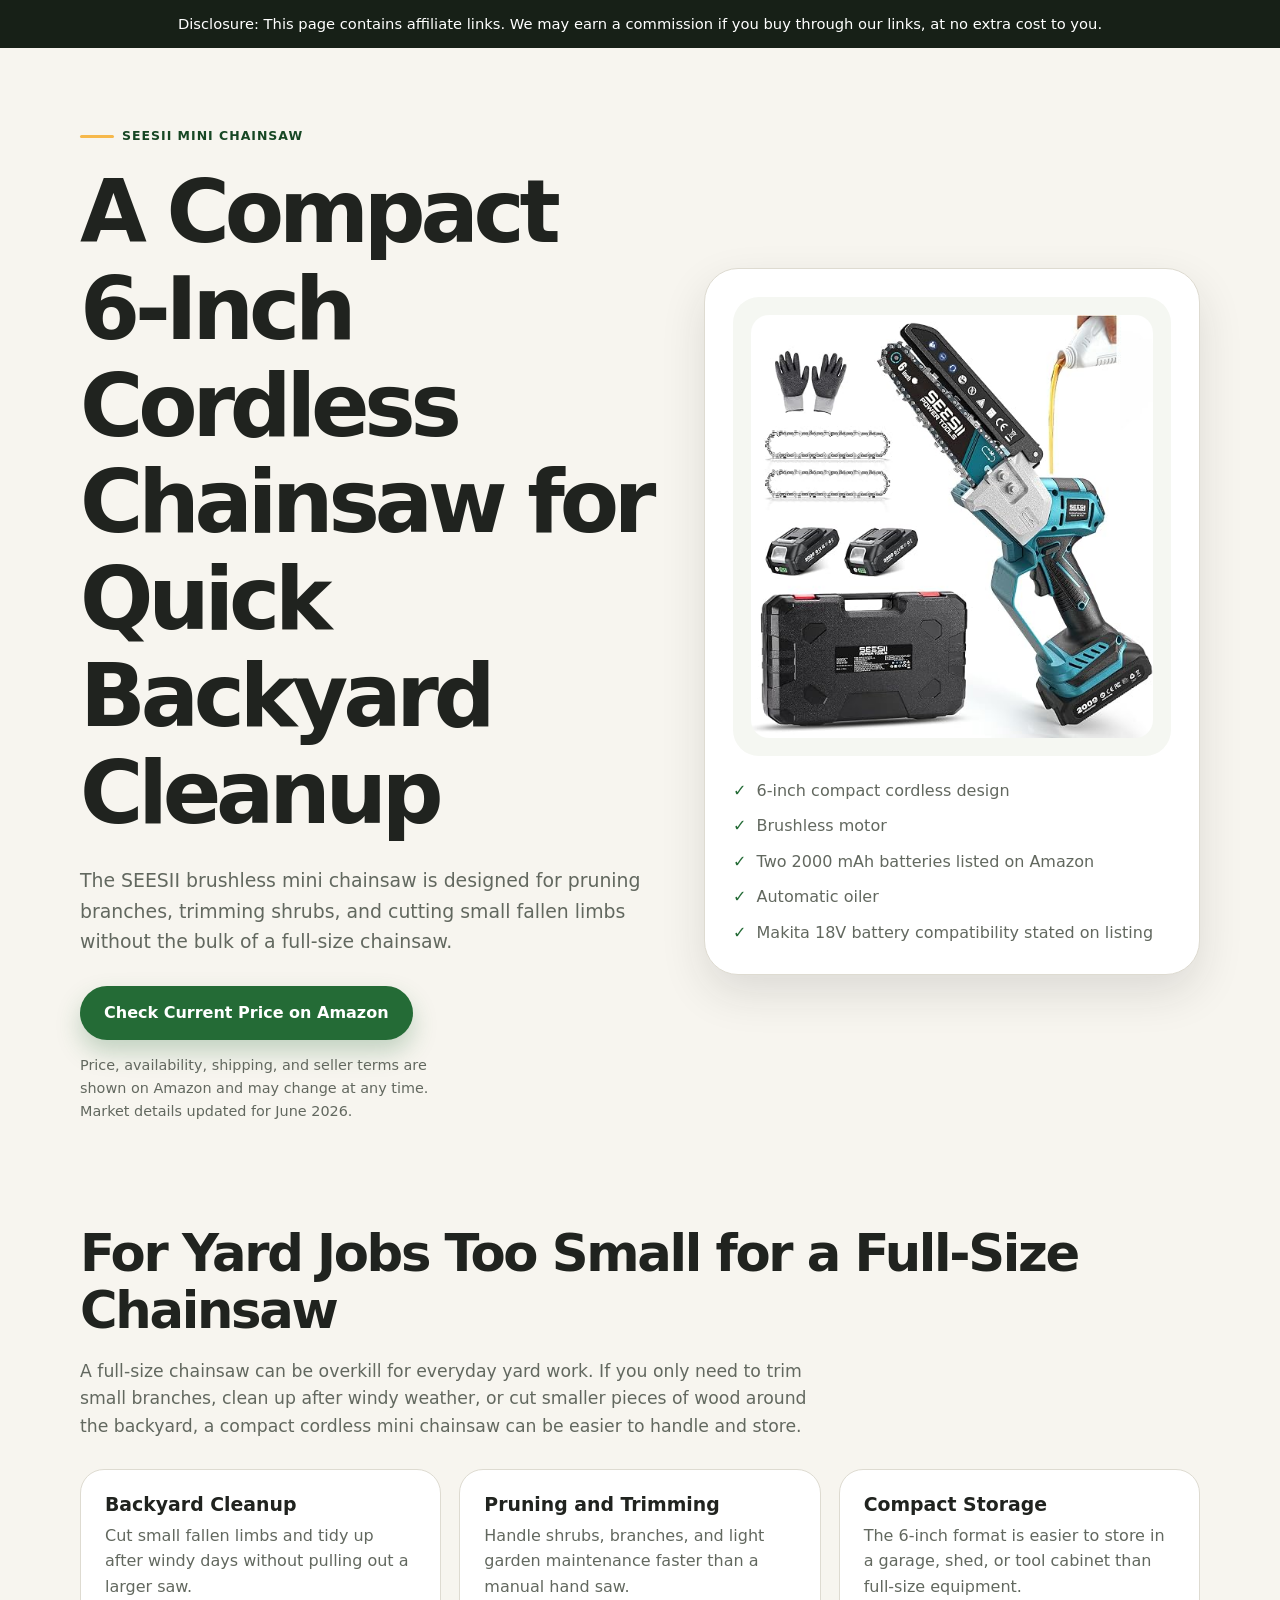
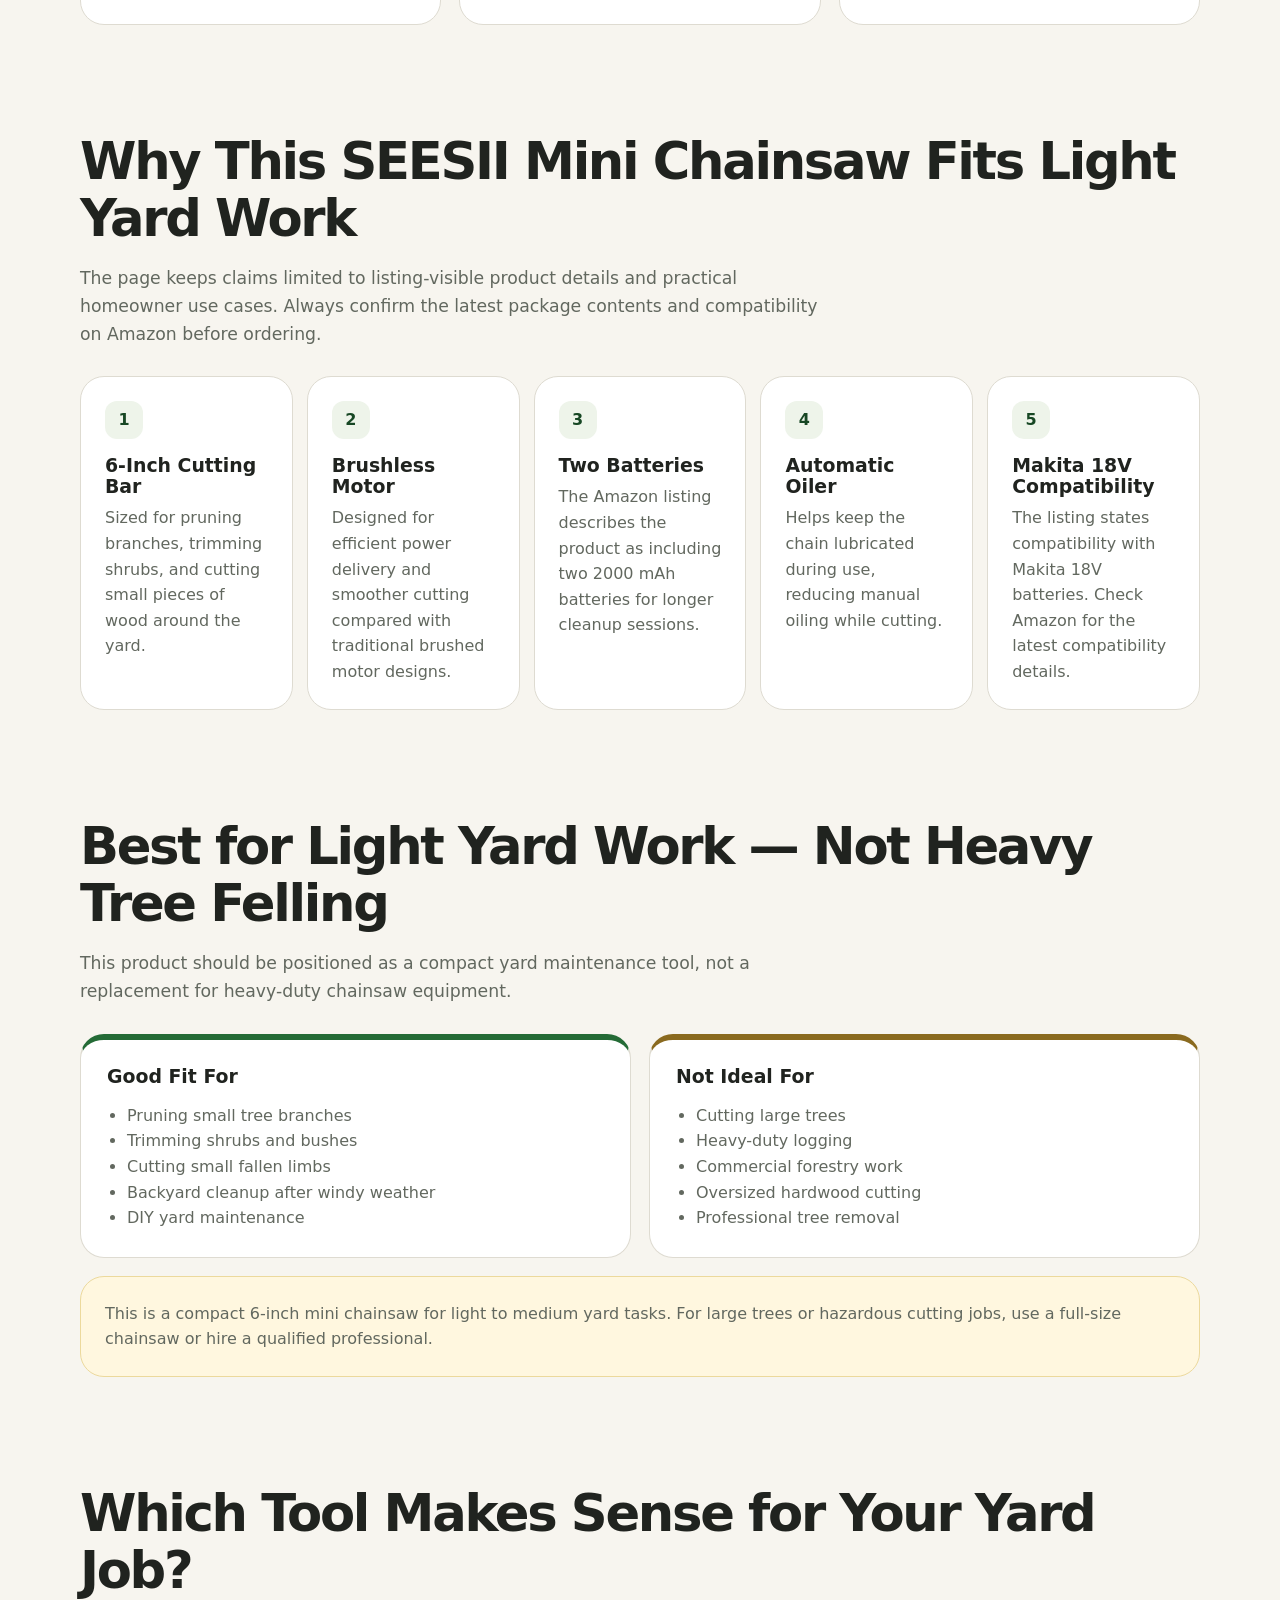
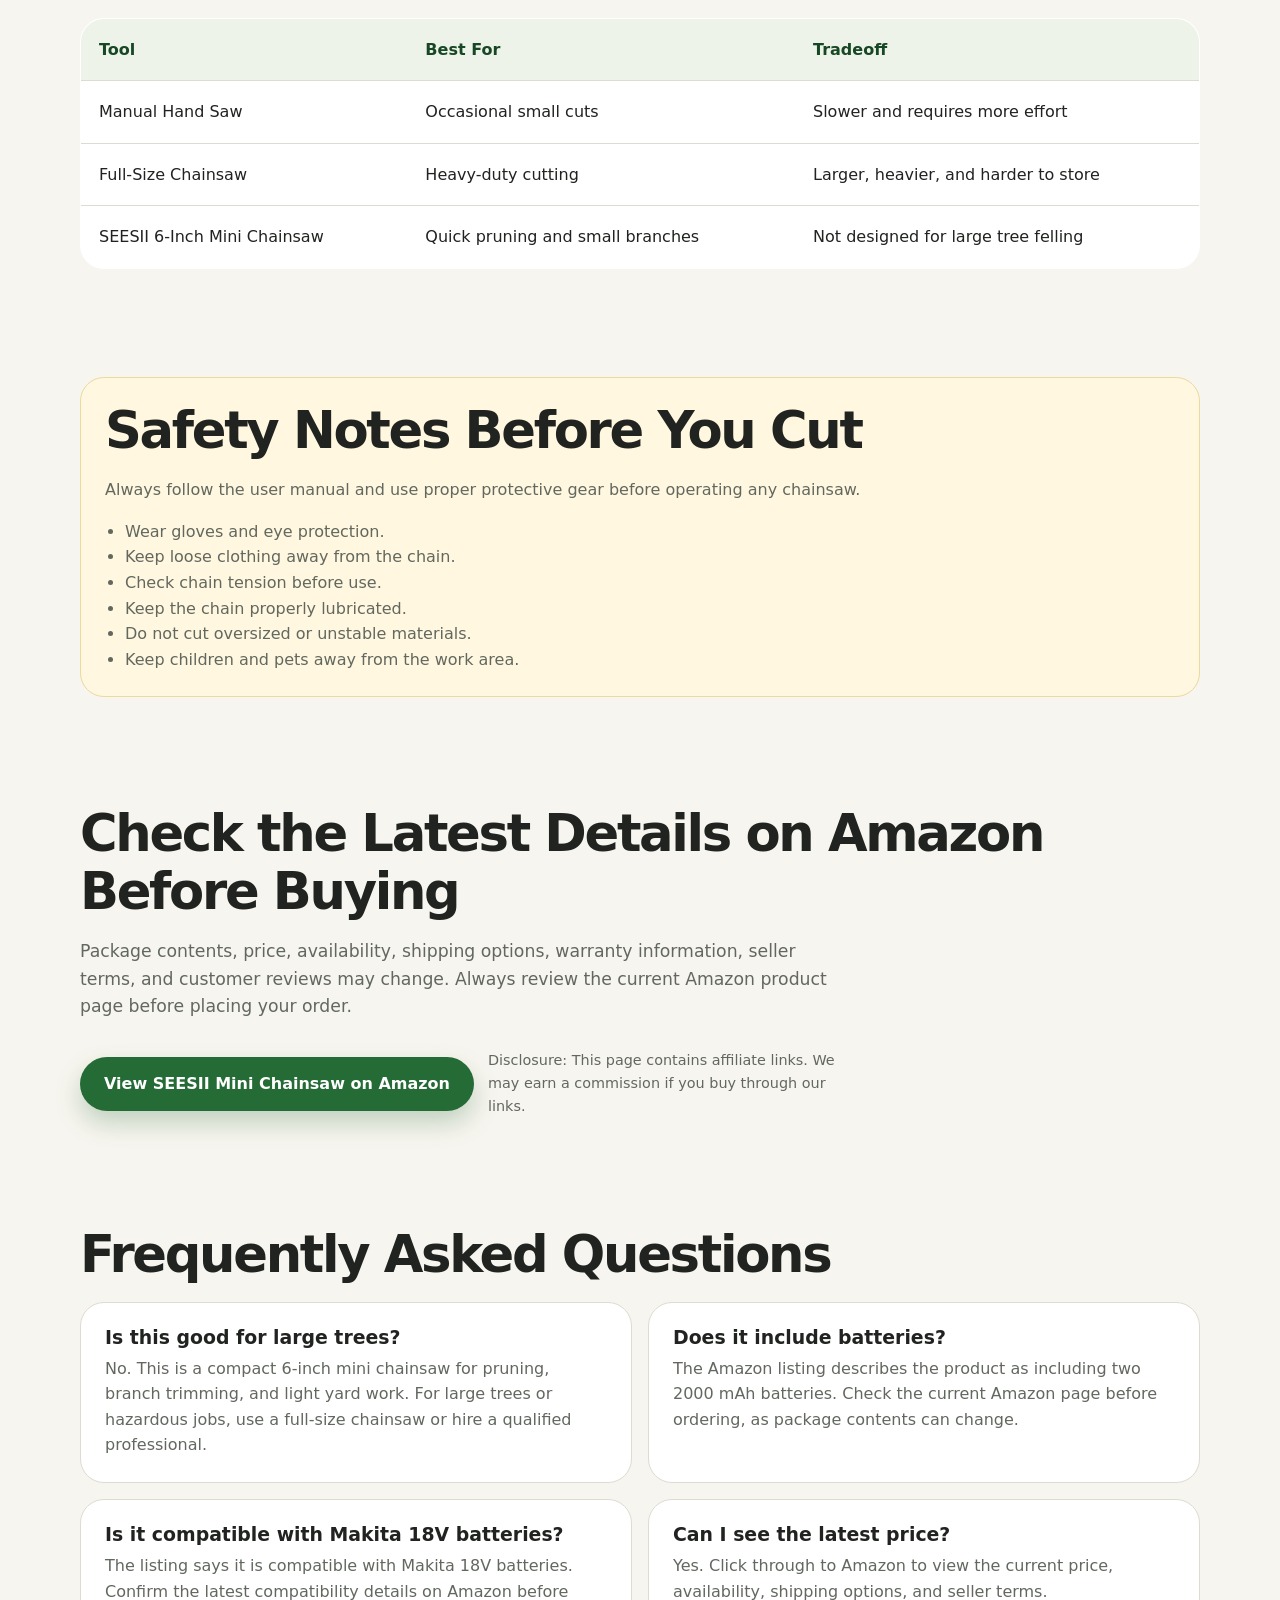
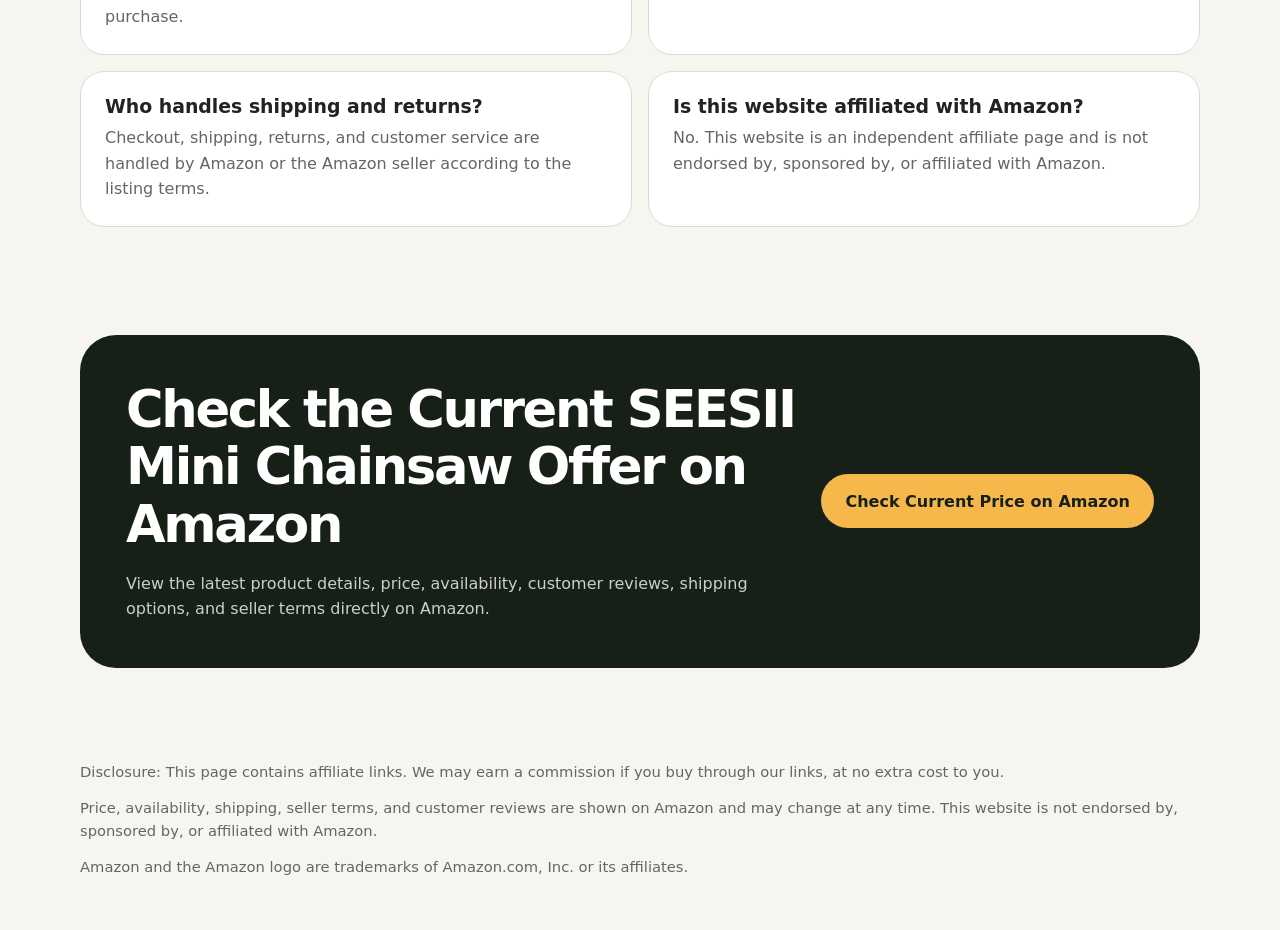
<file: static/aff/seesii/index.html>
<!doctype html>
<html lang="en">
<head>
  <meta charset="utf-8">
  <meta name="viewport" content="width=device-width, initial-scale=1">
  <title>SEESII 6-Inch Mini Chainsaw Overview | Check Price on Amazon</title>
  <meta name="description" content="See key features, best use cases, safety notes, and current Amazon availability for the SEESII 6-inch brushless cordless mini chainsaw.">
  <style>
    :root {
      color-scheme: light;
      --bg: #f7f5ef;
      --card: #ffffff;
      --text: #20231f;
      --muted: #62685f;
      --brand: #246b36;
      --brand-dark: #174724;
      --accent: #f6b84b;
      --line: #dedbd1;
      --soft: #eef4ea;
      --warning: #fff7df;
      --shadow: 0 18px 45px rgba(32, 35, 31, 0.12);
    }

    * {
      box-sizing: border-box;
    }

    body {
      margin: 0;
      font-family: Inter, ui-sans-serif, system-ui, -apple-system, BlinkMacSystemFont, "Segoe UI", sans-serif;
      color: var(--text);
      background: var(--bg);
      line-height: 1.6;
    }

    a {
      color: inherit;
    }

    .disclosure-bar {
      background: #172017;
      color: #ffffff;
      font-size: 0.92rem;
      padding: 0.75rem 1rem;
      text-align: center;
    }

    .container {
      width: min(1120px, calc(100% - 32px));
      margin: 0 auto;
    }

    .hero {
      padding: 72px 0 48px;
    }

    .hero-grid {
      display: grid;
      grid-template-columns: minmax(0, 1.08fr) minmax(300px, 0.92fr);
      gap: 42px;
      align-items: center;
    }

    .eyebrow {
      display: inline-flex;
      align-items: center;
      gap: 8px;
      color: var(--brand-dark);
      font-weight: 700;
      letter-spacing: 0.08em;
      text-transform: uppercase;
      font-size: 0.78rem;
      margin-bottom: 18px;
    }

    .eyebrow::before {
      content: "";
      width: 34px;
      height: 3px;
      border-radius: 999px;
      background: var(--accent);
    }

    h1,
    h2,
    h3 {
      line-height: 1.12;
      margin: 0;
    }

    h1 {
      font-size: clamp(2.45rem, 7vw, 5.4rem);
      letter-spacing: -0.06em;
      max-width: 850px;
    }

    h2 {
      font-size: clamp(2rem, 4vw, 3.2rem);
      letter-spacing: -0.045em;
      margin-bottom: 18px;
    }

    h3 {
      font-size: 1.18rem;
      margin-bottom: 8px;
    }

    p {
      margin: 0;
    }

    .hero-copy {
      font-size: 1.18rem;
      color: var(--muted);
      max-width: 690px;
      margin: 24px 0 30px;
    }

    .cta-row {
      display: flex;
      flex-wrap: wrap;
      align-items: center;
      gap: 14px;
      margin-top: 28px;
    }

    .button {
      display: inline-flex;
      justify-content: center;
      align-items: center;
      min-height: 54px;
      padding: 0 24px;
      border-radius: 999px;
      background: var(--brand);
      color: #ffffff;
      font-weight: 800;
      text-decoration: none;
      box-shadow: 0 12px 24px rgba(36, 107, 54, 0.25);
      transition: transform 160ms ease, background 160ms ease;
    }

    .button:hover,
    .button:focus-visible {
      background: var(--brand-dark);
      transform: translateY(-1px);
    }

    .microcopy {
      max-width: 360px;
      color: var(--muted);
      font-size: 0.9rem;
    }

    .product-card {
      background: var(--card);
      border: 1px solid var(--line);
      border-radius: 34px;
      padding: 28px;
      box-shadow: var(--shadow);
    }

    .product-visual {
      min-height: 320px;
      border-radius: 26px;
      background: #f5f7f2;
      overflow: hidden;
      display: grid;
      place-items: center;
      padding: 18px;
    }

    .product-visual img {
      width: 100%;
      height: auto;
      display: block;
      border-radius: 18px;
      object-fit: contain;
    }

    .product-card ul {
      display: grid;
      gap: 10px;
      margin: 22px 0 0;
      padding: 0;
      list-style: none;
    }

    .product-card li {
      display: flex;
      gap: 10px;
      color: var(--muted);
    }

    .product-card li::before {
      content: "✓";
      color: var(--brand);
      font-weight: 900;
    }

    section {
      padding: 54px 0;
    }

    .section-intro {
      max-width: 760px;
      color: var(--muted);
      font-size: 1.08rem;
      margin-bottom: 28px;
    }

    .cards {
      display: grid;
      grid-template-columns: repeat(3, 1fr);
      gap: 18px;
    }

    .feature-grid {
      display: grid;
      grid-template-columns: repeat(5, 1fr);
      gap: 14px;
    }

    .card,
    .feature,
    .faq-item,
    .notice {
      background: var(--card);
      border: 1px solid var(--line);
      border-radius: 24px;
      padding: 24px;
    }

    .feature {
      min-height: 210px;
    }

    .feature span {
      display: inline-grid;
      place-items: center;
      width: 38px;
      height: 38px;
      border-radius: 12px;
      background: var(--soft);
      color: var(--brand-dark);
      font-weight: 900;
      margin-bottom: 16px;
    }

    .card p,
    .feature p,
    .faq-item p,
    .notice p {
      color: var(--muted);
    }

    .fit-grid {
      display: grid;
      grid-template-columns: 1fr 1fr;
      gap: 18px;
      margin-top: 24px;
    }

    .list-card {
      background: var(--card);
      border: 1px solid var(--line);
      border-radius: 24px;
      padding: 26px;
    }

    .list-card.good {
      border-top: 6px solid var(--brand);
    }

    .list-card.bad {
      border-top: 6px solid #8a6a1f;
    }

    .list-card ul,
    .safety-list {
      margin: 16px 0 0;
      padding-left: 20px;
      color: var(--muted);
    }

    .comparison {
      width: 100%;
      border-collapse: collapse;
      background: var(--card);
      border-radius: 24px;
      overflow: hidden;
      border: 1px solid var(--line);
    }

    .comparison th,
    .comparison td {
      padding: 18px;
      text-align: left;
      border-bottom: 1px solid var(--line);
      vertical-align: top;
    }

    .comparison th {
      background: #edf3e8;
      color: var(--brand-dark);
    }

    .comparison tr:last-child td {
      border-bottom: 0;
    }

    .notice {
      background: var(--warning);
      border-color: #ecd99c;
    }

    .faq-grid {
      display: grid;
      grid-template-columns: 1fr 1fr;
      gap: 16px;
    }

    .final-cta {
      background: #172017;
      color: #ffffff;
      border-radius: 36px;
      padding: 46px;
      display: grid;
      grid-template-columns: 1fr auto;
      gap: 24px;
      align-items: center;
    }

    .final-cta p {
      color: rgba(255, 255, 255, 0.78);
      margin-top: 14px;
      max-width: 680px;
    }

    .final-cta .button {
      background: var(--accent);
      color: #172017;
      box-shadow: none;
      white-space: nowrap;
    }

    footer {
      padding: 38px 0 52px;
      color: var(--muted);
      font-size: 0.92rem;
    }

    footer p + p {
      margin-top: 12px;
    }

    @media (max-width: 980px) {
      .hero-grid,
      .final-cta {
        grid-template-columns: 1fr;
      }

      .feature-grid {
        grid-template-columns: repeat(2, 1fr);
      }

      .cards {
        grid-template-columns: 1fr;
      }
    }

    @media (max-width: 700px) {
      .hero {
        padding-top: 42px;
      }

      .product-card,
      .final-cta {
        border-radius: 24px;
        padding: 24px;
      }

      .feature-grid,
      .fit-grid,
      .faq-grid {
        grid-template-columns: 1fr;
      }

      .comparison {
        display: block;
        overflow-x: auto;
      }

      .cta-row {
        align-items: flex-start;
        flex-direction: column;
      }

      .button {
        width: 100%;
      }
    }
  </style>
</head>
<body>
  <div class="disclosure-bar">
    Disclosure: This page contains affiliate links. We may earn a commission if you buy through our links, at no extra cost to you.
  </div>

  <main>
    <section class="hero">
      <div class="container hero-grid">
        <div>
          <div class="eyebrow">SEESII Mini Chainsaw</div>
          <h1>A Compact 6-Inch Cordless Chainsaw for Quick Backyard Cleanup</h1>
          <p class="hero-copy">The SEESII brushless mini chainsaw is designed for pruning branches, trimming shrubs, and cutting small fallen limbs without the bulk of a full-size chainsaw.</p>
          <div class="cta-row">
            <a class="button" href="https://www.amazon.com/dp/B0G7DZ7F8K?maas=maas_adg_api_583271225401992733_static_12_201&amp;ref_=aa_maas&amp;tag=maas&amp;aa_campaignid=3116a97ac71a02bb1cbf8644fcbb7f2c&amp;aa_adgroupid=42aebCxBv6OMnkDVu2wTrx73f7v_bBtgnJh7_aAxntQCP1mbYhqZ7IZc7FkQnOQFR1IO0NyiG6L90ibp08gN449v4_azQ_c_c&amp;aa_creativeid=4338vGNK53j1wYuuECu87RBa8FGbPuFwFX4WfIVuwI0dojI_c" target="_blank" rel="nofollow sponsored">Check Current Price on Amazon</a>
            <p class="microcopy">Price, availability, shipping, and seller terms are shown on Amazon and may change at any time. Market details updated for June 2026.</p>
          </div>
        </div>

        <aside class="product-card" aria-label="Product summary">
          <div class="product-visual">
            <img src="assets/images/seesii-mini-chainsaw-main.jpg" alt="SEESII 6-inch brushless cordless mini chainsaw with batteries and accessories" width="522" height="549" loading="eager" fetchpriority="high">
          </div>
          <ul>
            <li>6-inch compact cordless design</li>
            <li>Brushless motor</li>
            <li>Two 2000 mAh batteries listed on Amazon</li>
            <li>Automatic oiler</li>
            <li>Makita 18V battery compatibility stated on listing</li>
          </ul>
        </aside>
      </div>
    </section>

    <section>
      <div class="container">
        <h2>For Yard Jobs Too Small for a Full-Size Chainsaw</h2>
        <p class="section-intro">A full-size chainsaw can be overkill for everyday yard work. If you only need to trim small branches, clean up after windy weather, or cut smaller pieces of wood around the backyard, a compact cordless mini chainsaw can be easier to handle and store.</p>
        <div class="cards">
          <div class="card">
            <h3>Backyard Cleanup</h3>
            <p>Cut small fallen limbs and tidy up after windy days without pulling out a larger saw.</p>
          </div>
          <div class="card">
            <h3>Pruning and Trimming</h3>
            <p>Handle shrubs, branches, and light garden maintenance faster than a manual hand saw.</p>
          </div>
          <div class="card">
            <h3>Compact Storage</h3>
            <p>The 6-inch format is easier to store in a garage, shed, or tool cabinet than full-size equipment.</p>
          </div>
        </div>
      </div>
    </section>

    <section>
      <div class="container">
        <h2>Why This SEESII Mini Chainsaw Fits Light Yard Work</h2>
        <p class="section-intro">The page keeps claims limited to listing-visible product details and practical homeowner use cases. Always confirm the latest package contents and compatibility on Amazon before ordering.</p>
        <div class="feature-grid">
          <article class="feature">
            <span>1</span>
            <h3>6-Inch Cutting Bar</h3>
            <p>Sized for pruning branches, trimming shrubs, and cutting small pieces of wood around the yard.</p>
          </article>
          <article class="feature">
            <span>2</span>
            <h3>Brushless Motor</h3>
            <p>Designed for efficient power delivery and smoother cutting compared with traditional brushed motor designs.</p>
          </article>
          <article class="feature">
            <span>3</span>
            <h3>Two Batteries</h3>
            <p>The Amazon listing describes the product as including two 2000 mAh batteries for longer cleanup sessions.</p>
          </article>
          <article class="feature">
            <span>4</span>
            <h3>Automatic Oiler</h3>
            <p>Helps keep the chain lubricated during use, reducing manual oiling while cutting.</p>
          </article>
          <article class="feature">
            <span>5</span>
            <h3>Makita 18V Compatibility</h3>
            <p>The listing states compatibility with Makita 18V batteries. Check Amazon for the latest compatibility details.</p>
          </article>
        </div>
      </div>
    </section>

    <section>
      <div class="container">
        <h2>Best for Light Yard Work — Not Heavy Tree Felling</h2>
        <p class="section-intro">This product should be positioned as a compact yard maintenance tool, not a replacement for heavy-duty chainsaw equipment.</p>
        <div class="fit-grid">
          <div class="list-card good">
            <h3>Good Fit For</h3>
            <ul>
              <li>Pruning small tree branches</li>
              <li>Trimming shrubs and bushes</li>
              <li>Cutting small fallen limbs</li>
              <li>Backyard cleanup after windy weather</li>
              <li>DIY yard maintenance</li>
            </ul>
          </div>
          <div class="list-card bad">
            <h3>Not Ideal For</h3>
            <ul>
              <li>Cutting large trees</li>
              <li>Heavy-duty logging</li>
              <li>Commercial forestry work</li>
              <li>Oversized hardwood cutting</li>
              <li>Professional tree removal</li>
            </ul>
          </div>
        </div>
        <div class="notice" style="margin-top: 18px;">
          <p>This is a compact 6-inch mini chainsaw for light to medium yard tasks. For large trees or hazardous cutting jobs, use a full-size chainsaw or hire a qualified professional.</p>
        </div>
      </div>
    </section>

    <section>
      <div class="container">
        <h2>Which Tool Makes Sense for Your Yard Job?</h2>
        <table class="comparison">
          <thead>
            <tr>
              <th>Tool</th>
              <th>Best For</th>
              <th>Tradeoff</th>
            </tr>
          </thead>
          <tbody>
            <tr>
              <td>Manual Hand Saw</td>
              <td>Occasional small cuts</td>
              <td>Slower and requires more effort</td>
            </tr>
            <tr>
              <td>Full-Size Chainsaw</td>
              <td>Heavy-duty cutting</td>
              <td>Larger, heavier, and harder to store</td>
            </tr>
            <tr>
              <td>SEESII 6-Inch Mini Chainsaw</td>
              <td>Quick pruning and small branches</td>
              <td>Not designed for large tree felling</td>
            </tr>
          </tbody>
        </table>
      </div>
    </section>

    <section>
      <div class="container">
        <div class="notice">
          <h2>Safety Notes Before You Cut</h2>
          <p>Always follow the user manual and use proper protective gear before operating any chainsaw.</p>
          <ul class="safety-list">
            <li>Wear gloves and eye protection.</li>
            <li>Keep loose clothing away from the chain.</li>
            <li>Check chain tension before use.</li>
            <li>Keep the chain properly lubricated.</li>
            <li>Do not cut oversized or unstable materials.</li>
            <li>Keep children and pets away from the work area.</li>
          </ul>
        </div>
      </div>
    </section>

    <section>
      <div class="container">
        <h2>Check the Latest Details on Amazon Before Buying</h2>
        <p class="section-intro">Package contents, price, availability, shipping options, warranty information, seller terms, and customer reviews may change. Always review the current Amazon product page before placing your order.</p>
        <div class="cta-row">
          <a class="button" href="https://www.amazon.com/dp/B0G7DZ7F8K?maas=maas_adg_api_583271225401992733_static_12_201&amp;ref_=aa_maas&amp;tag=maas&amp;aa_campaignid=3116a97ac71a02bb1cbf8644fcbb7f2c&amp;aa_adgroupid=42aebCxBv6OMnkDVu2wTrx73f7v_bBtgnJh7_aAxntQCP1mbYhqZ7IZc7FkQnOQFR1IO0NyiG6L90ibp08gN449v4_azQ_c_c&amp;aa_creativeid=4338vGNK53j1wYuuECu87RBa8FGbPuFwFX4WfIVuwI0dojI_c" target="_blank" rel="nofollow sponsored">View SEESII Mini Chainsaw on Amazon</a>
          <p class="microcopy">Disclosure: This page contains affiliate links. We may earn a commission if you buy through our links.</p>
        </div>
      </div>
    </section>

    <section>
      <div class="container">
        <h2>Frequently Asked Questions</h2>
        <div class="faq-grid">
          <article class="faq-item">
            <h3>Is this good for large trees?</h3>
            <p>No. This is a compact 6-inch mini chainsaw for pruning, branch trimming, and light yard work. For large trees or hazardous jobs, use a full-size chainsaw or hire a qualified professional.</p>
          </article>
          <article class="faq-item">
            <h3>Does it include batteries?</h3>
            <p>The Amazon listing describes the product as including two 2000 mAh batteries. Check the current Amazon page before ordering, as package contents can change.</p>
          </article>
          <article class="faq-item">
            <h3>Is it compatible with Makita 18V batteries?</h3>
            <p>The listing says it is compatible with Makita 18V batteries. Confirm the latest compatibility details on Amazon before purchase.</p>
          </article>
          <article class="faq-item">
            <h3>Can I see the latest price?</h3>
            <p>Yes. Click through to Amazon to view the current price, availability, shipping options, and seller terms.</p>
          </article>
          <article class="faq-item">
            <h3>Who handles shipping and returns?</h3>
            <p>Checkout, shipping, returns, and customer service are handled by Amazon or the Amazon seller according to the listing terms.</p>
          </article>
          <article class="faq-item">
            <h3>Is this website affiliated with Amazon?</h3>
            <p>No. This website is an independent affiliate page and is not endorsed by, sponsored by, or affiliated with Amazon.</p>
          </article>
        </div>
      </div>
    </section>

    <section>
      <div class="container">
        <div class="final-cta">
          <div>
            <h2>Check the Current SEESII Mini Chainsaw Offer on Amazon</h2>
            <p>View the latest product details, price, availability, customer reviews, shipping options, and seller terms directly on Amazon.</p>
          </div>
          <a class="button" href="https://www.amazon.com/dp/B0G7DZ7F8K?maas=maas_adg_api_583271225401992733_static_12_201&amp;ref_=aa_maas&amp;tag=maas&amp;aa_campaignid=3116a97ac71a02bb1cbf8644fcbb7f2c&amp;aa_adgroupid=42aebCxBv6OMnkDVu2wTrx73f7v_bBtgnJh7_aAxntQCP1mbYhqZ7IZc7FkQnOQFR1IO0NyiG6L90ibp08gN449v4_azQ_c_c&amp;aa_creativeid=4338vGNK53j1wYuuECu87RBa8FGbPuFwFX4WfIVuwI0dojI_c" target="_blank" rel="nofollow sponsored">Check Current Price on Amazon</a>
        </div>
      </div>
    </section>
  </main>

  <footer>
    <div class="container">
      <p>Disclosure: This page contains affiliate links. We may earn a commission if you buy through our links, at no extra cost to you.</p>
      <p>Price, availability, shipping, seller terms, and customer reviews are shown on Amazon and may change at any time. This website is not endorsed by, sponsored by, or affiliated with Amazon.</p>
      <p>Amazon and the Amazon logo are trademarks of Amazon.com, Inc. or its affiliates.</p>
    </div>
  </footer>
</body>
</html>
</file>
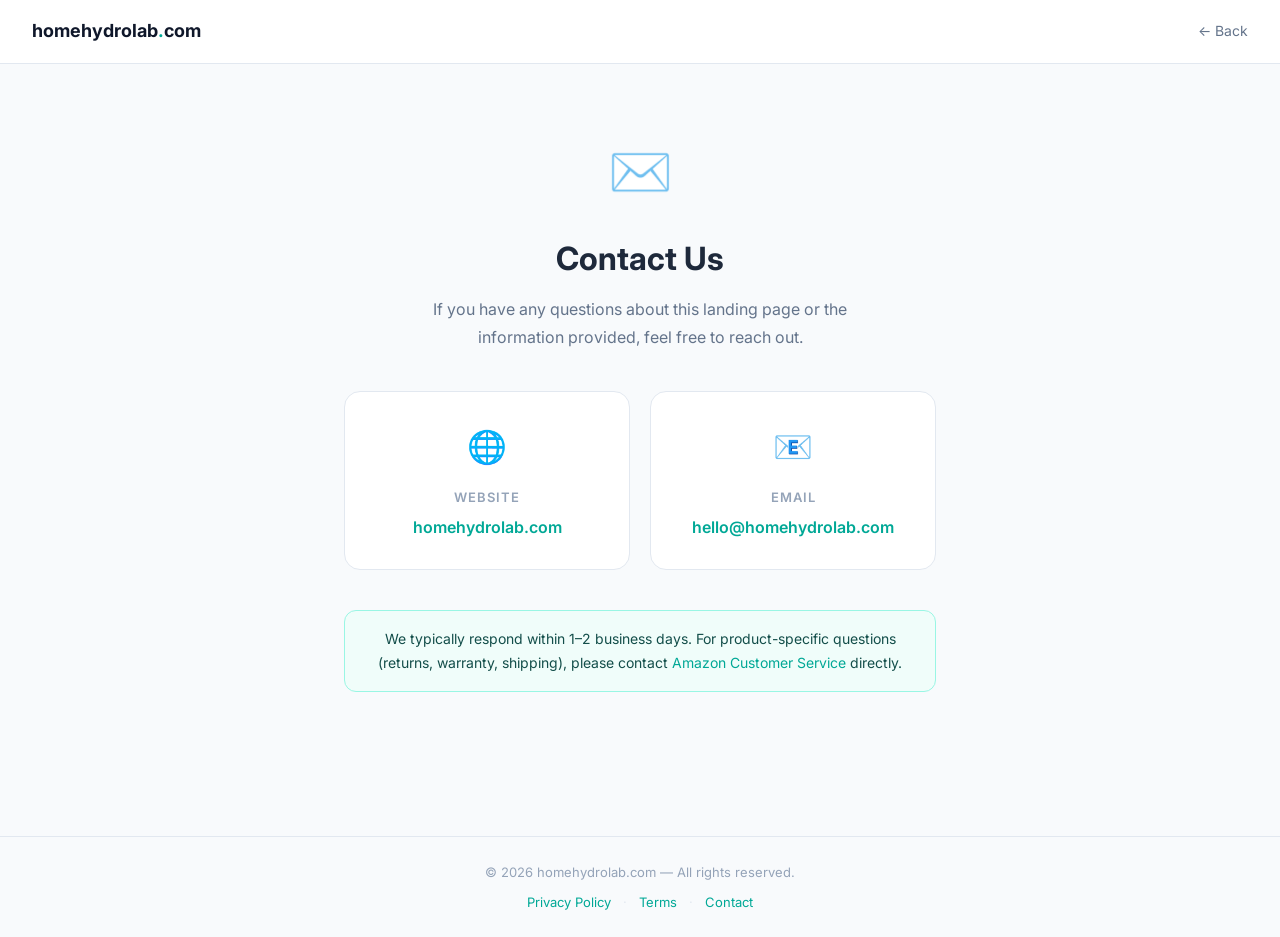
<file: static/aff/levoit/contact.html>
<!DOCTYPE html>
<html lang="en">
<head>
  <meta charset="UTF-8" />
  <meta name="viewport" content="width=device-width, initial-scale=1.0" />
  <title>Contact Us – homehydrolab.com</title>
  <link rel="preconnect" href="https://fonts.googleapis.com" />
  <link href="https://fonts.googleapis.com/css2?family=Inter:wght@400;500;600;700&display=swap" rel="stylesheet" />
  <style>
    *, *::before, *::after { box-sizing: border-box; margin: 0; padding: 0; }
    body { font-family: 'Inter', sans-serif; color: #1e293b; background: #f8fafc; line-height: 1.7; }
    a { color: #00a896; text-decoration: none; }
    a:hover { text-decoration: underline; }

    nav {
      background: #fff;
      border-bottom: 1px solid #e2e8f0;
      padding: 16px 32px;
      display: flex;
      align-items: center;
      justify-content: space-between;
    }
    .logo { font-size: 18px; font-weight: 700; color: #0f172a; }
    .logo span { color: #00a896; }
    .back-link { font-size: 14px; color: #64748b; }
    .back-link:hover { color: #00a896; text-decoration: none; }

    .container {
      max-width: 640px;
      margin: 64px auto;
      padding: 0 24px 80px;
      text-align: center;
    }

    .icon { font-size: 52px; margin-bottom: 16px; }
    h1 { font-size: 32px; font-weight: 700; margin-bottom: 10px; }
    .subtitle { font-size: 16px; color: #64748b; margin-bottom: 40px; max-width: 420px; margin-left: auto; margin-right: auto; }

    .contact-cards {
      display: grid;
      grid-template-columns: 1fr 1fr;
      gap: 20px;
      margin-bottom: 40px;
    }
    .contact-card {
      background: #fff;
      border: 1px solid #e2e8f0;
      border-radius: 16px;
      padding: 28px 20px;
      transition: box-shadow .2s, transform .2s;
    }
    .contact-card:hover { box-shadow: 0 4px 20px rgba(0,0,0,.08); transform: translateY(-2px); }
    .card-icon { font-size: 32px; margin-bottom: 12px; }
    .card-label { font-size: 13px; color: #94a3b8; font-weight: 600; text-transform: uppercase; letter-spacing: 1px; margin-bottom: 6px; }
    .card-value { font-size: 16px; font-weight: 600; color: #0f172a; }
    .card-value a { color: #00a896; }

    .note {
      background: #f0fdfa;
      border: 1px solid #99f6e4;
      border-radius: 12px;
      padding: 16px 20px;
      font-size: 14px;
      color: #134e4a;
    }

    footer {
      text-align: center;
      padding: 24px;
      font-size: 13px;
      color: #94a3b8;
      border-top: 1px solid #e2e8f0;
    }
    footer .footer-links { margin-top: 8px; display: flex; justify-content: center; gap: 12px; }
    footer .footer-links span { color: #e2e8f0; }

    @media (max-width: 500px) {
      .contact-cards { grid-template-columns: 1fr; }
    }
  </style>
</head>
<body>

<nav>
  <div class="logo">homehydrolab<span>.</span>com</div>
  <a href="javascript:history.back()" class="back-link">← Back</a>
</nav>

<div class="container">
  <div class="icon">✉️</div>
  <h1>Contact Us</h1>
  <p class="subtitle">If you have any questions about this landing page or the information provided, feel free to reach out.</p>

  <div class="contact-cards">
    <div class="contact-card">
      <div class="card-icon">🌐</div>
      <div class="card-label">Website</div>
      <div class="card-value"><a href="https://homehydrolab.com" target="_blank" rel="noopener">homehydrolab.com</a></div>
    </div>
    <div class="contact-card">
      <div class="card-icon">📧</div>
      <div class="card-label">Email</div>
      <div class="card-value"><a href="mailto:hello@homehydrolab.com">hello@homehydrolab.com</a></div>
    </div>
  </div>

  <div class="note">
    We typically respond within 1–2 business days. For product-specific questions (returns, warranty, shipping), please contact <a href="https://www.amazon.com/gp/help/customer/display.html" target="_blank" rel="noopener">Amazon Customer Service</a> directly.
  </div>
</div>

<footer>
  <p>© 2026 homehydrolab.com — All rights reserved.</p>
  <div class="footer-links">
    <a href="privacy-policy.html">Privacy Policy</a>
    <span>·</span>
    <a href="terms.html">Terms</a>
    <span>·</span>
    <a href="contact.html">Contact</a>
  </div>
</footer>

</body>
</html>
</file>
